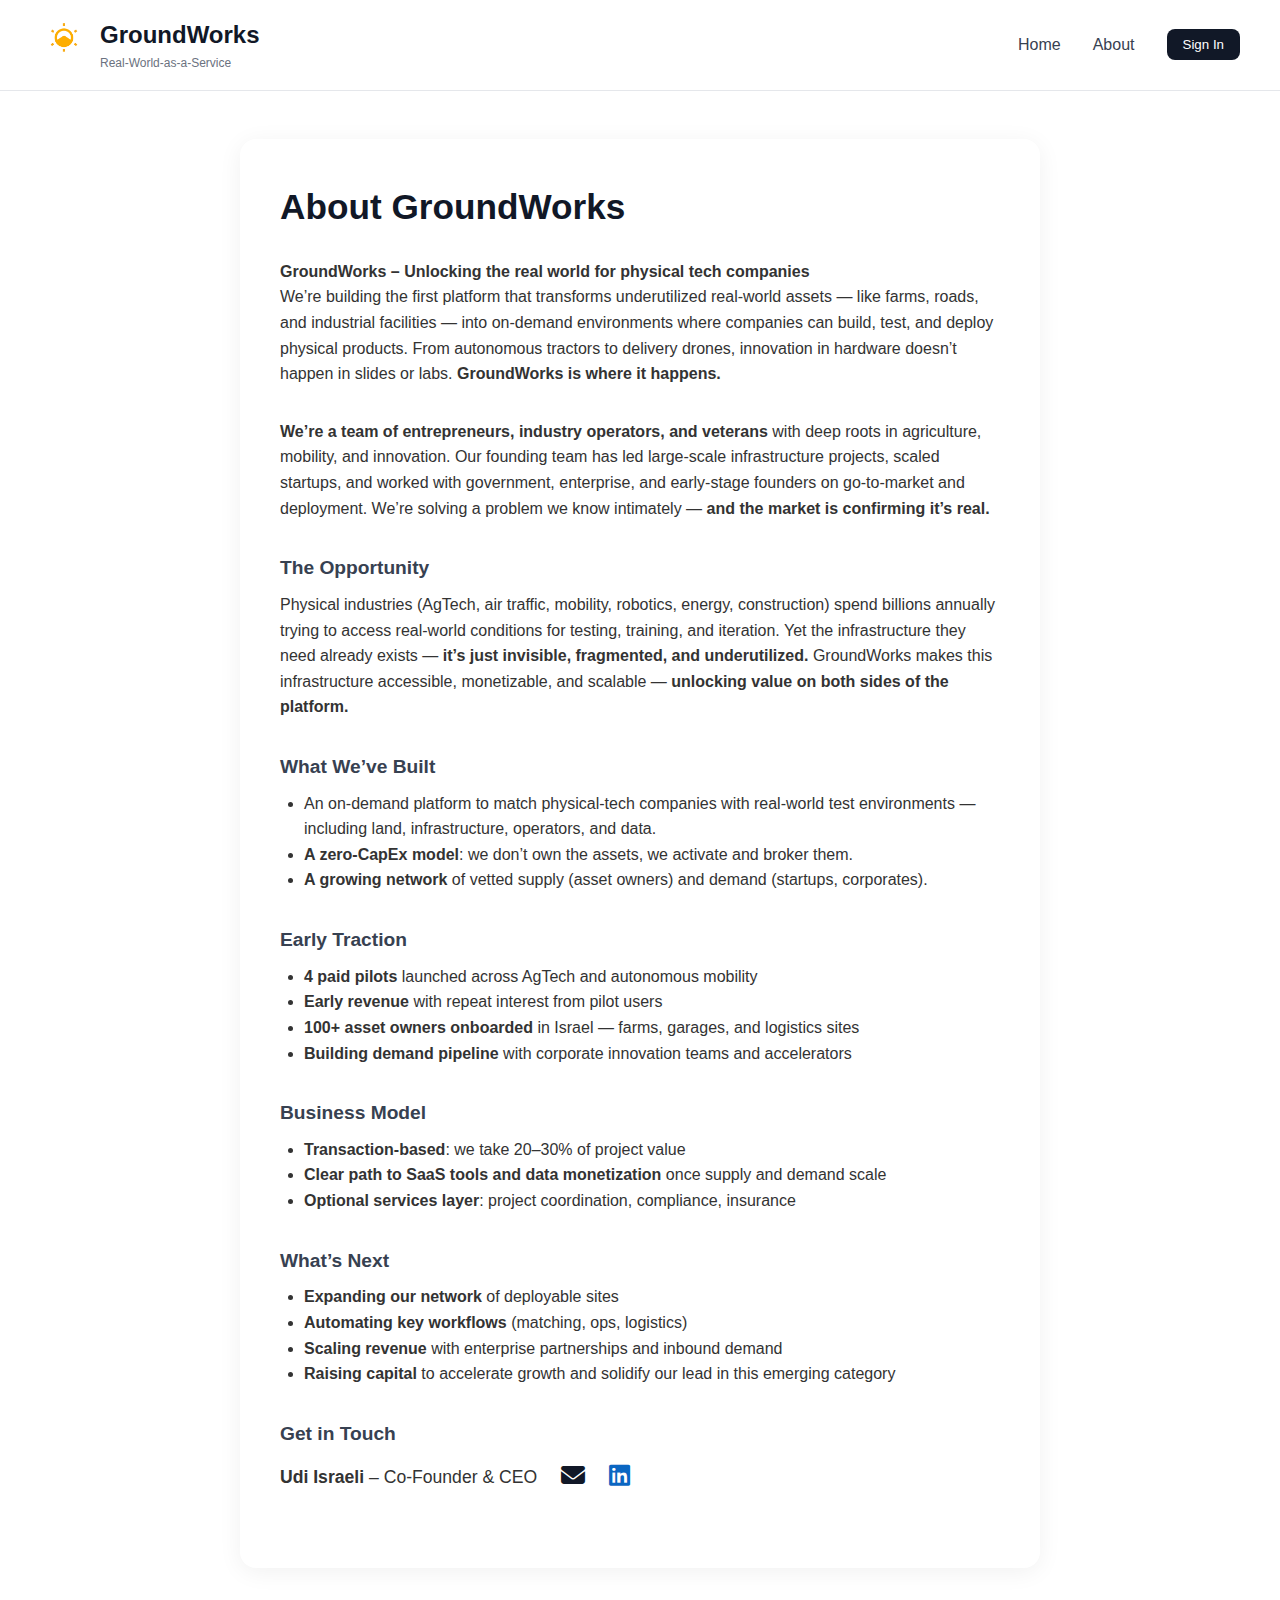
<file: about.html>
<!DOCTYPE html>
<html lang="en">
<head>
    <meta charset="UTF-8">
    <meta name="viewport" content="width=device-width, initial-scale=1.0">
    <title>About | GroundWorks</title>
    <link rel="stylesheet" href="styles.css">
    <link rel="stylesheet" href="https://cdnjs.cloudflare.com/ajax/libs/font-awesome/6.4.2/css/all.min.css">
</head>
<body>
    <header class="header">
        <nav class="nav">
            <div class="nav-brand">
                <img src="logo.png" alt="GroundWorks Logo" class="logo">
                <div class="brand-text">
                    <h1>GroundWorks</h1>
                    <span class="tagline">Real-World-as-a-Service</span>
                </div>
            </div>
            <div class="nav-menu">
                <a href="index.html" class="nav-link">Home</a>
                <a href="about.html" class="nav-link active">About</a>
                <button class="btn-primary" onclick="window.location.href='#'">Sign In</button>
            </div>
        </nav>
    </header>
    <main class="main" style="max-width: 800px; margin: 3rem auto 2rem auto; background: #fff; border-radius: 1rem; box-shadow: 0 4px 24px rgba(0,0,0,0.06); padding: 2.5rem;">
        <h2 style="font-size:2.2rem; font-weight:700; margin-bottom:1.5rem; color:#111827;">About GroundWorks</h2>

        <section style="margin-bottom:2rem;">
            <p><strong>GroundWorks – Unlocking the real world for physical tech companies</strong></p>
            <p>We’re building the first platform that transforms underutilized real-world assets — like farms, roads, and industrial facilities — into on-demand environments where companies can build, test, and deploy physical products. From autonomous tractors to delivery drones, innovation in hardware doesn’t happen in slides or labs. <strong>GroundWorks is where it happens.</strong></p>
        </section>

        <section style="margin-bottom:2rem;">
            <p><strong>We’re a team of entrepreneurs, industry operators, and veterans</strong> with deep roots in agriculture, mobility, and innovation. Our founding team has led large-scale infrastructure projects, scaled startups, and worked with government, enterprise, and early-stage founders on go-to-market and deployment. We’re solving a problem we know intimately — <strong>and the market is confirming it’s real.</strong></p>
        </section>

        <section style="margin-bottom:2rem;">
            <h3 style="font-size:1.2rem; color:#374151; margin-bottom:0.5rem;">The Opportunity</h3>
            <p>Physical industries (AgTech, air traffic, mobility, robotics, energy, construction) spend billions annually trying to access real-world conditions for testing, training, and iteration. Yet the infrastructure they need already exists — <strong>it’s just invisible, fragmented, and underutilized.</strong> GroundWorks makes this infrastructure accessible, monetizable, and scalable — <strong>unlocking value on both sides of the platform.</strong></p>
        </section>

        <section style="margin-bottom:2rem;">
            <h3 style="font-size:1.2rem; color:#374151; margin-bottom:0.5rem;">What We’ve Built</h3>
            <ul style="margin-left:1.5rem;">
                <li>An on-demand platform to match physical-tech companies with real-world test environments — including land, infrastructure, operators, and data.</li>
                <li><strong>A zero-CapEx model</strong>: we don’t own the assets, we activate and broker them.</li>
                <li><strong>A growing network</strong> of vetted supply (asset owners) and demand (startups, corporates).</li>
            </ul>
        </section>

        <section style="margin-bottom:2rem;">
            <h3 style="font-size:1.2rem; color:#374151; margin-bottom:0.5rem;">Early Traction</h3>
            <ul style="margin-left:1.5rem;">
                <li><strong>4 paid pilots</strong> launched across AgTech and autonomous mobility</li>
                <li><strong>Early revenue</strong> with repeat interest from pilot users</li>
                <li><strong>100+ asset owners onboarded</strong> in Israel — farms, garages, and logistics sites</li>
                <li><strong>Building demand pipeline</strong> with corporate innovation teams and accelerators</li>
            </ul>
        </section>

        <section style="margin-bottom:2rem;">
            <h3 style="font-size:1.2rem; color:#374151; margin-bottom:0.5rem;">Business Model</h3>
            <ul style="margin-left:1.5rem;">
                <li><strong>Transaction-based</strong>: we take 20–30% of project value</li>
                <li><strong>Clear path to SaaS tools and data monetization</strong> once supply and demand scale</li>
                <li><strong>Optional services layer</strong>: project coordination, compliance, insurance</li>
            </ul>
        </section>

        <section style="margin-bottom:2rem;">
            <h3 style="font-size:1.2rem; color:#374151; margin-bottom:0.5rem;">What’s Next</h3>
            <ul style="margin-left:1.5rem;">
                <li><strong>Expanding our network</strong> of deployable sites</li>
                <li><strong>Automating key workflows</strong> (matching, ops, logistics)</li>
                <li><strong>Scaling revenue</strong> with enterprise partnerships and inbound demand</li>
                <li><strong>Raising capital</strong> to accelerate growth and solidify our lead in this emerging category</li>
            </ul>
        </section>

        <section style="margin-bottom:2rem;">
            <h3 style="font-size:1.2rem; color:#374151; margin-bottom:0.5rem;">Get in Touch</h3>
            <div style="display:flex; align-items:center; gap:1.5rem; flex-wrap:wrap;">
                <div style="font-size:1.1rem;">
                    <strong>Udi Israeli</strong> – Co-Founder & CEO
                </div>
                <a href="mailto:groundworks@eyal.org.il" style="color:#111827; font-size:1.5rem;" title="Email">
                    <i class="fas fa-envelope"></i>
                </a>
                <a href="https://www.linkedin.com/in/udi-israeli-43a2187/" target="_blank" rel="noopener" style="color:#0a66c2; font-size:1.5rem;" title="LinkedIn">
                    <i class="fab fa-linkedin"></i>
                </a>
            </div>
        </section>
    </main>

</body>
</html>
</file>
<file: styles.css>
* {
    margin: 0;
    padding: 0;
    box-sizing: border-box;
}

body {
    font-family: 'Inter', -apple-system, BlinkMacSystemFont, 'Segoe UI', Roboto, sans-serif;
    color: #333;
    line-height: 1.6;
    background-color: #fff;
}

/* Header */
.header {
    position: sticky;
    top: 0;
    background: #fff;
    border-bottom: 1px solid #e5e7eb;
    z-index: 100;
    padding: 0 2rem;
}

.nav {
    display: flex;
    justify-content: space-between;
    align-items: center;
    max-width: 1200px;
    margin: 0 auto;
    padding: 1rem 0;
}

.nav-brand {
    display: flex;
    align-items: center;
    gap: 0.75rem;
}

.logo {
    width: 48px;
    height: 48px;
    object-fit: contain;
}

.brand-text h1 {
    font-size: 1.5rem;
    font-weight: 700;
    color: #111827;
    margin-bottom: 0.25rem;
    margin: 0;
}

.brand-text .tagline {
    font-size: 0.75rem;
    color: #6b7280;
    display: block;
}

.nav-menu {
    display: flex;
    align-items: center;
    gap: 2rem;
}

.nav-link {
    text-decoration: none;
    color: #374151;
    font-weight: 500;
    transition: color 0.2s;
}

.nav-link:hover {
    color: #374151;
}

.btn-primary {
    background: #111827;
    color: white;
    border: none;
    padding: 0.5rem 1rem;
    border-radius: 0.5rem;
    font-weight: 500;
    cursor: pointer;
    transition: background-color 0.2s;
}

.btn-primary:hover {
    background: #374151;
}

/* Hero Section */
.hero {
    position: relative;
    color: white;
    padding: 4rem 2rem;
    text-align: center;
    min-height: 80vh;
    display: flex;
    align-items: center;
    overflow: hidden;
}

.hero-video {
    position: absolute;
    top: 0;
    left: 0;
    width: 100%;
    height: 100%;
    object-fit: cover;
    z-index: -2;
}

.hero-overlay {
    position: absolute;
    top: 0;
    left: 0;
    width: 100%;
    height: 100%;
    background: rgba(0, 0, 0, 0.4);
    z-index: -1;
}

.hero-content {
    max-width: 800px;
    margin: 0 auto;
    position: relative;
    z-index: 1;
}

.hero-title {
    font-size: 3rem;
    font-weight: 700;
    margin-bottom: 1rem;
    line-height: 1.2;
    text-shadow: 2px 2px 4px rgba(0, 0, 0, 0.5);
}

.hero-subtitle {
    font-size: 1.25rem;
    margin-bottom: 3rem;
    color: #f3f4f6;
    text-shadow: 1px 1px 2px rgba(0, 0, 0, 0.5);
}

/* Search Container */
.search-container {
    background: white;
    border-radius: 1rem;
    padding: 1.5rem;
    box-shadow: 0 20px 25px -5px rgba(0, 0, 0, 0.1);
    margin-top: 2rem;
}

.search-box {
    display: grid;
    grid-template-columns: 1fr 1fr 1fr auto;
    gap: 1rem;
    align-items: end;
}

.search-field {
    display: flex;
    flex-direction: column;
    text-align: left;
}

.search-field label {
    font-size: 0.875rem;
    font-weight: 600;
    color: #374151;
    margin-bottom: 0.5rem;
}

.search-field input,
.search-field select {
    padding: 0.75rem;
    border: 1px solid #d1d5db;
    border-radius: 0.5rem;
    font-size: 1rem;
    transition: border-color 0.2s;
}

.search-field input:focus,
.search-field select:focus {
    outline: none;
    border-color: #111827;
    box-shadow: 0 0 0 3px rgba(17, 24, 39, 0.1);
}

.search-btn {
    background: #111827;
    color: white;
    border: none;
    padding: 0.75rem 1.5rem;
    border-radius: 0.5rem;
    font-weight: 600;
    cursor: pointer;
    display: flex;
    align-items: center;
    gap: 0.5rem;
    transition: background-color 0.2s;
    height: fit-content;
}

.search-btn:hover {
    background: #374151;
}

/* Filters */
.filters {
    padding: 2rem;
    border-bottom: 1px solid #e5e7eb;
}

.filter-container {
    max-width: 1200px;
    margin: 0 auto;
    display: flex;
    gap: 1rem;
    flex-wrap: wrap;
}

.filter-btn {
    background: #f9fafb;
    color: #374151;
    border: 1px solid #d1d5db;
    padding: 0.5rem 1rem;
    border-radius: 2rem;
    font-weight: 500;
    cursor: pointer;
    transition: all 0.2s;
}

.filter-btn:hover {
    background: #f3f4f6;
}

.filter-btn.active {
    background: #111827;
    color: white;
    border-color: #111827;
}

/* Listings */
.listings {
    padding: 2rem;
    max-width: 1200px;
    margin: 0 auto;
}

.listings-header {
    display: flex;
    justify-content: space-between;
    align-items: center;
    margin-bottom: 2rem;
}

.listings-header h3 {
    font-size: 1.5rem;
    font-weight: 600;
}

.results-count {
    color: #6b7280;
    font-size: 0.875rem;
}

.listings-grid {
    display: grid;
    grid-template-columns: repeat(auto-fill, minmax(300px, 1fr));
    gap: 2rem;
}

/* Site Cards */
.site-card {
    background: white;
    border-radius: 1rem;
    overflow: hidden;
    box-shadow: 0 4px 6px -1px rgba(0, 0, 0, 0.1);
    transition: transform 0.2s, box-shadow 0.2s;
    cursor: pointer;
}

.site-card:hover {
    transform: translateY(-2px);
    box-shadow: 0 10px 15px -3px rgba(0, 0, 0, 0.1);
}

.site-image {
    width: 100%;
    height: 200px;
    object-fit: cover;
    background: #f3f4f6;
}

.site-content {
    padding: 1.5rem;
}

.site-header {
    display: flex;
    justify-content: space-between;
    align-items: flex-start;
    margin-bottom: 0.5rem;
}

.site-name {
    font-size: 1.125rem;
    font-weight: 600;
    color: #111827;
    margin-bottom: 0.25rem;
}

.site-location {
    color: #6b7280;
    font-size: 0.875rem;
}

.site-price {
    font-size: 1.125rem;
    font-weight: 700;
    color: #111827;
}

.site-description {
    color: #6b7280;
    font-size: 0.875rem;
    margin-bottom: 1rem;
    line-height: 1.4;
}

.site-services {
    display: flex;
    flex-wrap: wrap;
    gap: 0.5rem;
    margin-bottom: 1rem;
}

.service-tag {
    background: #f3f4f6;
    color: #374151;
    padding: 0.25rem 0.5rem;
    border-radius: 0.25rem;
    font-size: 0.75rem;
    font-weight: 500;
}

.site-rating {
    display: flex;
    align-items: center;
    gap: 0.5rem;
    color: #6b7280;
    font-size: 0.875rem;
}

.star {
    color: #fbbf24;
}

.industry-badge {
    display: inline-block;
    padding: 0.25rem 0.5rem;
    border-radius: 0.25rem;
    font-size: 0.75rem;
    font-weight: 600;
    text-transform: uppercase;
    letter-spacing: 0.05em;
}

.industry-agtech {
    background: #ecfdf5;
    color: #065f46;
}

.industry-mobility {
    background: #eff6ff;
    color: #1e40af;
}

.industry-robotics {
    background: #fef3c7;
    color: #92400e;
}

.industry-climate {
    background: #f0fdfa;
    color: #134e4a;
}

/* Responsive Design */
@media (max-width: 768px) {
    .nav {
        flex-direction: column;
        gap: 1rem;
    }
    
    .nav-brand {
        flex-direction: column;
        text-align: center;
        gap: 0.5rem;
    }
    
    .logo {
        width: 40px;
        height: 40px;
    }

    .nav-menu {
        gap: 1rem;
    }

    .hero-title {
        font-size: 2rem;
    }

    .hero-subtitle {
        font-size: 1rem;
    }

    .search-box {
        grid-template-columns: 1fr;
        gap: 1rem;
    }

    .filter-container {
        justify-content: center;
    }

    .listings-grid {
        grid-template-columns: 1fr;
    }

    .listings-header {
        flex-direction: column;
        align-items: flex-start;
        gap: 0.5rem;
    }
}

/* Loading and Empty States */
.loading {
    text-align: center;
    padding: 3rem;
    color: #6b7280;
}

.empty-state {
    text-align: center;
    padding: 3rem;
    color: #6b7280;
}

.empty-state h3 {
    font-size: 1.25rem;
    margin-bottom: 0.5rem;
    color: #374151;
}

/* Modal Styles */
.modal {
    display: none;
    position: fixed;
    z-index: 1000;
    left: 0;
    top: 0;
    width: 100%;
    height: 100%;
    background-color: rgba(0, 0, 0, 0.5);
    animation: fadeIn 0.3s ease-out;
}

.modal-content {
    background-color: white;
    margin: 2% auto;
    border-radius: 1rem;
    width: 90%;
    max-width: 800px;
    max-height: 90vh;
    overflow-y: auto;
    animation: slideIn 0.3s ease-out;
}

.modal-header {
    display: flex;
    justify-content: space-between;
    align-items: center;
    padding: 1.5rem 2rem;
    border-bottom: 1px solid #e5e7eb;
}

.modal-header h2 {
    font-size: 1.5rem;
    font-weight: 600;
    color: #111827;
}

.close {
    color: #9ca3af;
    font-size: 2rem;
    font-weight: bold;
    cursor: pointer;
    line-height: 1;
}

.close:hover {
    color: #374151;
}

.modal-body {
    padding: 2rem;
}

.modal-image-container {
    margin-bottom: 2rem;
}

.modal-image {
    width: 100%;
    height: 300px;
    object-fit: cover;
    border-radius: 0.5rem;
}

.modal-price-location {
    display: flex;
    justify-content: space-between;
    align-items: center;
    margin-bottom: 1rem;
}

.modal-price {
    font-size: 1.5rem;
    font-weight: 700;
    color: #111827;
}

.modal-location {
    color: #6b7280;
    font-size: 1rem;
}

.modal-industry {
    margin-bottom: 1rem;
}

.modal-rating {
    display: flex;
    align-items: center;
    gap: 0.5rem;
    margin-bottom: 1.5rem;
    color: #6b7280;
}

.modal-description {
    font-size: 1rem;
    line-height: 1.6;
    color: #374151;
    margin-bottom: 2rem;
}

.modal-section {
    margin-bottom: 2rem;
}

.modal-section h3 {
    font-size: 1.125rem;
    font-weight: 600;
    color: #111827;
    margin-bottom: 1rem;
}

.services-list,
.features-list {
    display: grid;
    grid-template-columns: repeat(auto-fit, minmax(200px, 1fr));
    gap: 0.5rem;
}

.service-item,
.feature-item {
    background: #f9fafb;
    padding: 0.75rem;
    border-radius: 0.5rem;
    font-size: 0.875rem;
    color: #374151;
    border-left: 3px solid #111827;
}

.modal-actions {
    display: flex;
    gap: 1rem;
    margin-top: 2rem;
}

.btn-secondary {
    background: white;
    color: #374151;
    border: 1px solid #d1d5db;
    padding: 0.75rem 1.5rem;
    border-radius: 0.5rem;
    font-weight: 500;
    cursor: pointer;
    transition: all 0.2s;
}

.btn-secondary:hover {
    background: #f9fafb;
    border-color: #9ca3af;
}

.btn-book {
    padding: 0.75rem 2rem !important;
    font-size: 1rem;
}

/* Animations */
@keyframes fadeIn {
    from { opacity: 0; }
    to { opacity: 1; }
}

@keyframes slideIn {
    from {
        opacity: 0;
        transform: translateY(-50px);
    }
    to {
        opacity: 1;
        transform: translateY(0);
    }
}

/* Modal Responsive */
@media (max-width: 768px) {
    .modal-content {
        margin: 0;
        width: 100%;
        height: 100%;
        border-radius: 0;
    }
    
    .modal-body {
        padding: 1rem;
    }
    
    .modal-header {
        padding: 1rem;
    }
    
    .modal-actions {
        flex-direction: column;
    }
    
    .services-list,
    .features-list {
        grid-template-columns: 1fr;
    }
}
</file>
